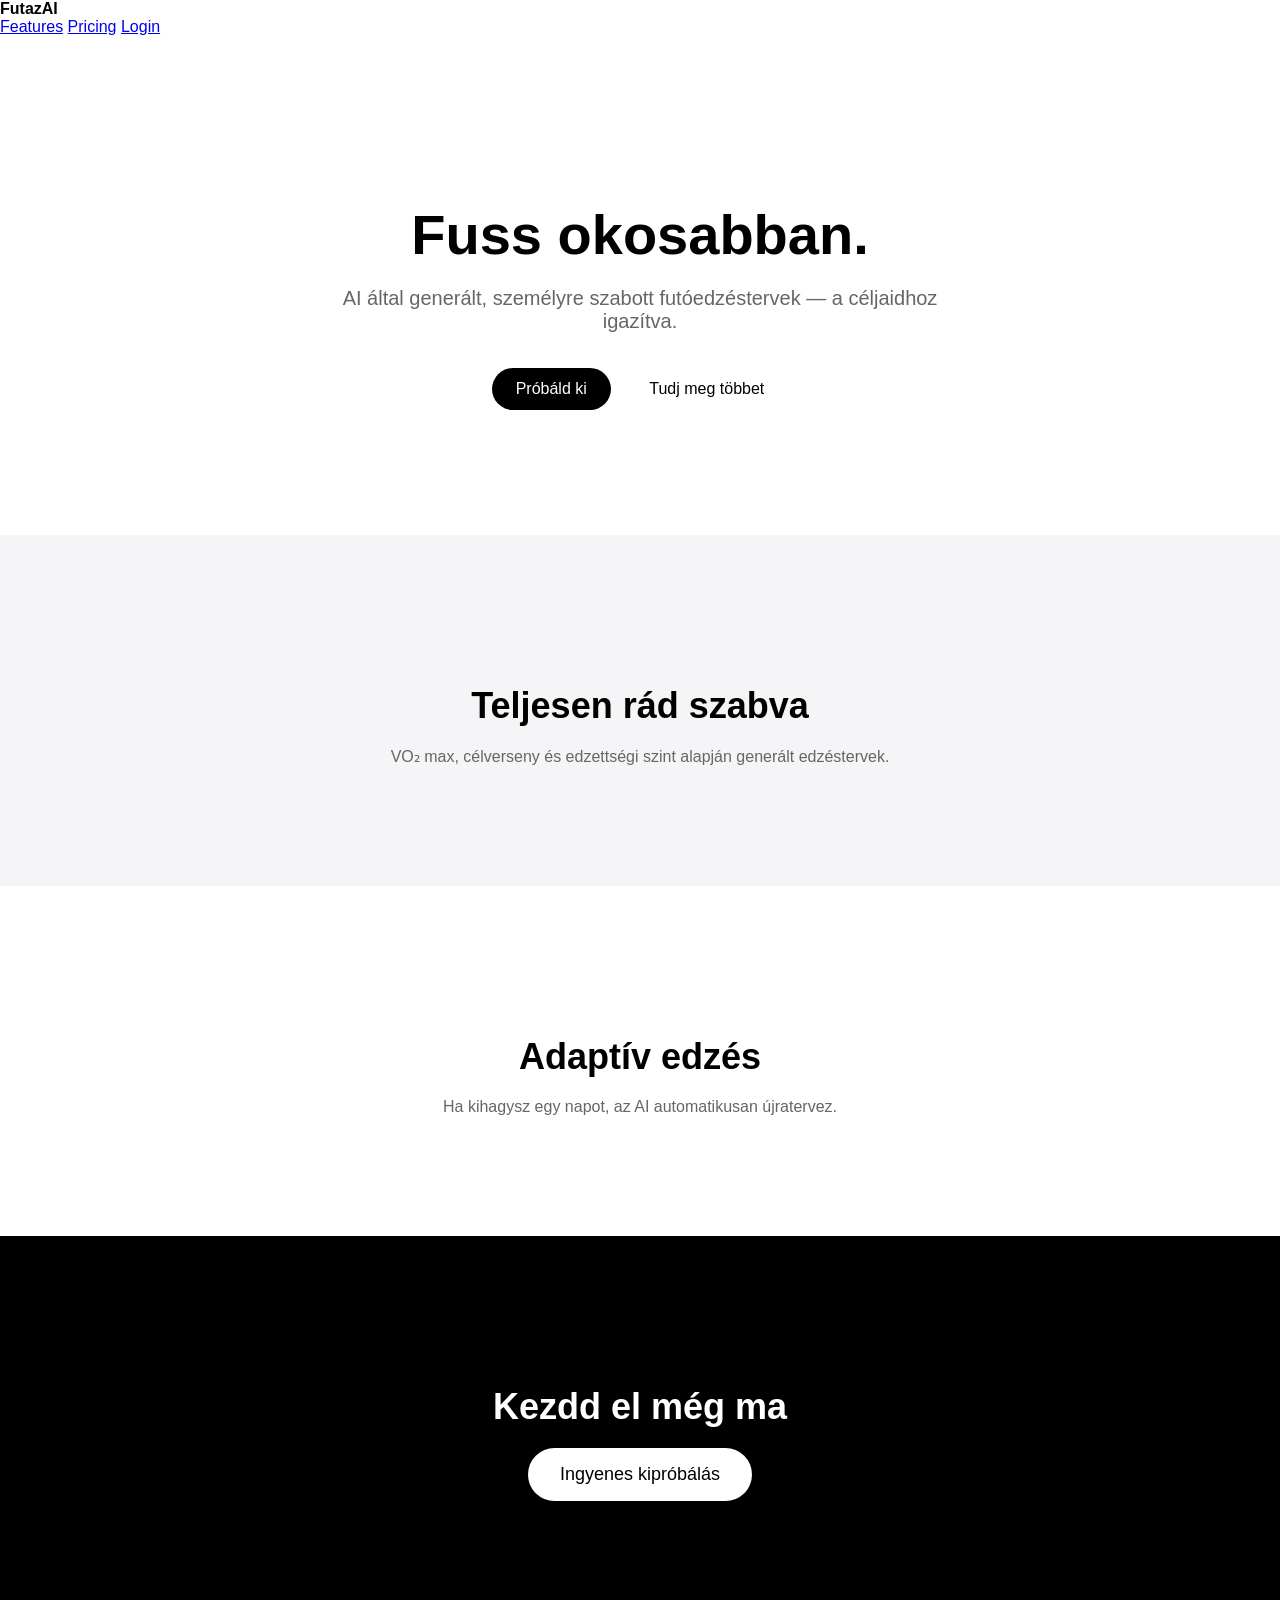
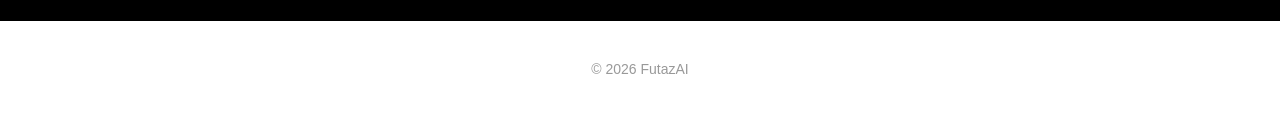
<file: index.html>
<!DOCTYPE html>
<html lang="hu">
<head>
  <meta charset="UTF-8" />
  <meta name="viewport" content="width=device-width, initial-scale=1.0" />
  <title>FutazAI</title>

  <!-- CSS bekötése -->
  <link rel="stylesheet" href="index.css" />
</head>

<body>

  <!-- NAVBAR -->
  <nav>
    <div><strong>FutazAI</strong></div>
    <div>
      <a href="#">Features</a>
      <a href="#">Pricing</a>
      <a href="#">Login</a>
    </div>
  </nav>

  <!-- HERO -->
  <section class="hero fade-in">
    <h1>Fuss okosabban.</h1>
    <p>AI által generált, személyre szabott futóedzéstervek — a céljaidhoz igazítva.</p>

    <div class="buttons">
      <button class="primary" type="button" onclick="window.location.href='src/pages/quiz.html'">Próbáld ki</button>
      <button class="secondary">Tudj meg többet</button>
    </div>
  </section>

  <!-- SECTION 1 -->
  <section class="section gray fade-in">
    <h2>Teljesen rád szabva</h2>
    <p>VO₂ max, célverseny és edzettségi szint alapján generált edzéstervek.</p>
  </section>

  <!-- SECTION 2 -->
  <section class="section fade-in">
    <h2>Adaptív edzés</h2>
    <p>Ha kihagysz egy napot, az AI automatikusan újratervez.</p>
  </section>

  <!-- CTA -->
  <section class="section cta fade-in">
    <h2>Kezdd el még ma</h2>
    <a href="src/pages/quiz.html">
      <button>Ingyenes kipróbálás</button>
    </a>
  </section>

  <!-- FOOTER -->
  <footer>
    © 2026 FutazAI
  </footer>

  <!-- ANIMÁCIÓ SCRIPT -->
  <script>
    const elements = document.querySelectorAll(".fade-in");

    const observer = new IntersectionObserver((entries) => {
      entries.forEach(entry => {
        if (entry.isIntersecting) {
          entry.target.classList.add("show");
        }
      });
    });

    elements.forEach(el => observer.observe(el));
  </script>

</body>
</html>
</file>
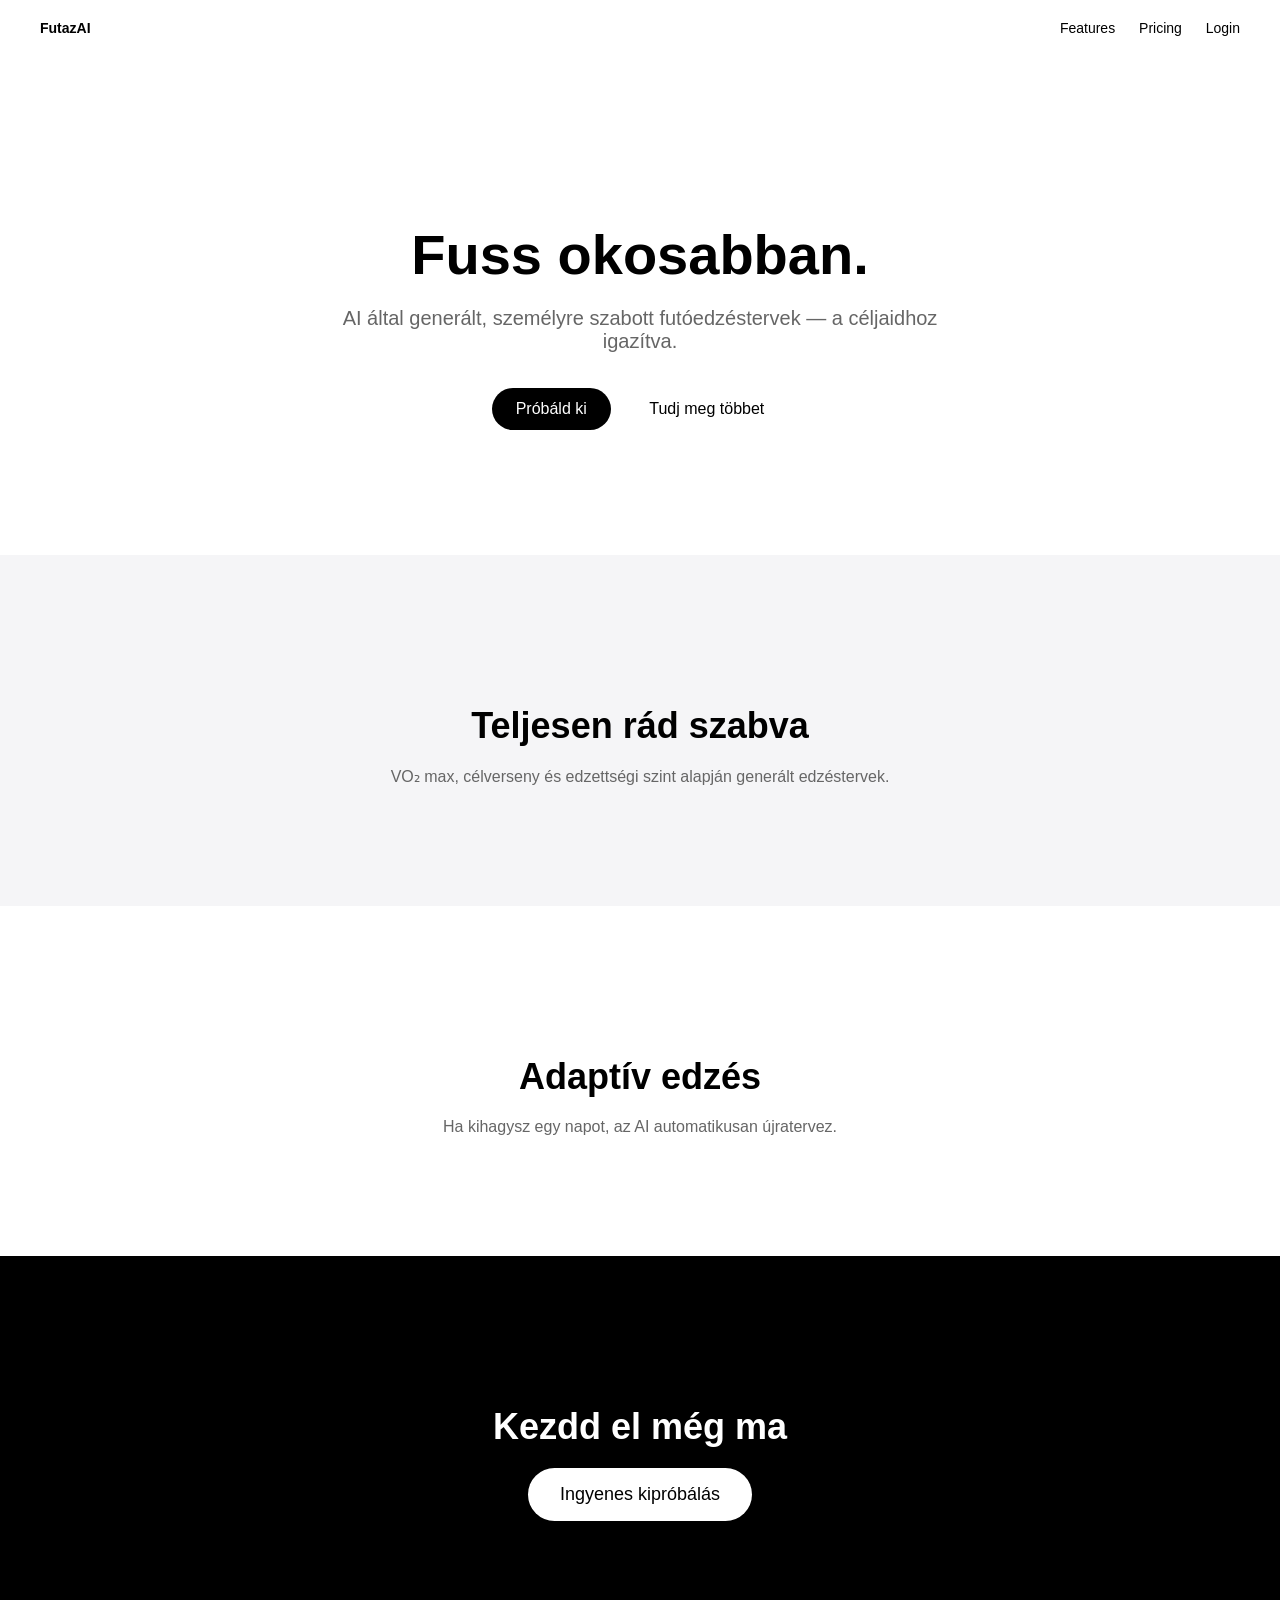
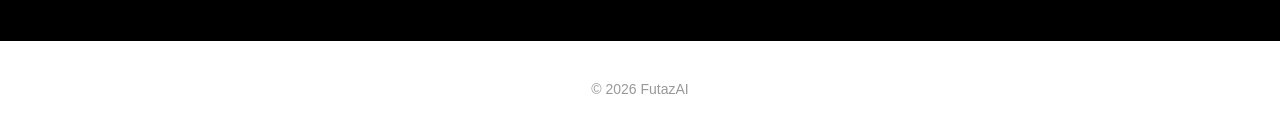
<file: src/pages/index.html>
<!DOCTYPE html>
<html lang="hu">
<head>
  <meta charset="UTF-8" />
  <meta name="viewport" content="width=device-width, initial-scale=1.0" />
  <title>FutazAI</title>

  <!-- CSS bekötése -->
  <link rel="stylesheet" href="/src/styles/index.css" />
</head>

<body>

  <!-- NAVBAR -->
  <nav>
    <div><strong>FutazAI</strong></div>
    <div>
      <a href="#">Features</a>
      <a href="#">Pricing</a>
      <a href="#">Login</a>
    </div>
  </nav>

  <!-- HERO -->
  <section class="hero fade-in">
    <h1>Fuss okosabban.</h1>
    <p>AI által generált, személyre szabott futóedzéstervek — a céljaidhoz igazítva.</p>

    <div class="buttons">
      <button class="primary">Próbáld ki</button>
      <button class="secondary">Tudj meg többet</button>
    </div>
  </section>

  <!-- SECTION 1 -->
  <section class="section gray fade-in">
    <h2>Teljesen rád szabva</h2>
    <p>VO₂ max, célverseny és edzettségi szint alapján generált edzéstervek.</p>
  </section>

  <!-- SECTION 2 -->
  <section class="section fade-in">
    <h2>Adaptív edzés</h2>
    <p>Ha kihagysz egy napot, az AI automatikusan újratervez.</p>
  </section>

  <!-- CTA -->
  <section class="section cta fade-in">
    <h2>Kezdd el még ma</h2>
    <a href="/src/pages/quiz.html">
      <button>Ingyenes kipróbálás</button>
    </a>
  </section>

  <!-- FOOTER -->
  <footer>
    © 2026 FutazAI
  </footer>

  <!-- ANIMÁCIÓ SCRIPT -->
  <script>
    const elements = document.querySelectorAll(".fade-in");

    const observer = new IntersectionObserver((entries) => {
      entries.forEach(entry => {
        if (entry.isIntersecting) {
          entry.target.classList.add("show");
        }
      });
    });

    elements.forEach(el => observer.observe(el));
  </script>

</body>
</html>
</file>
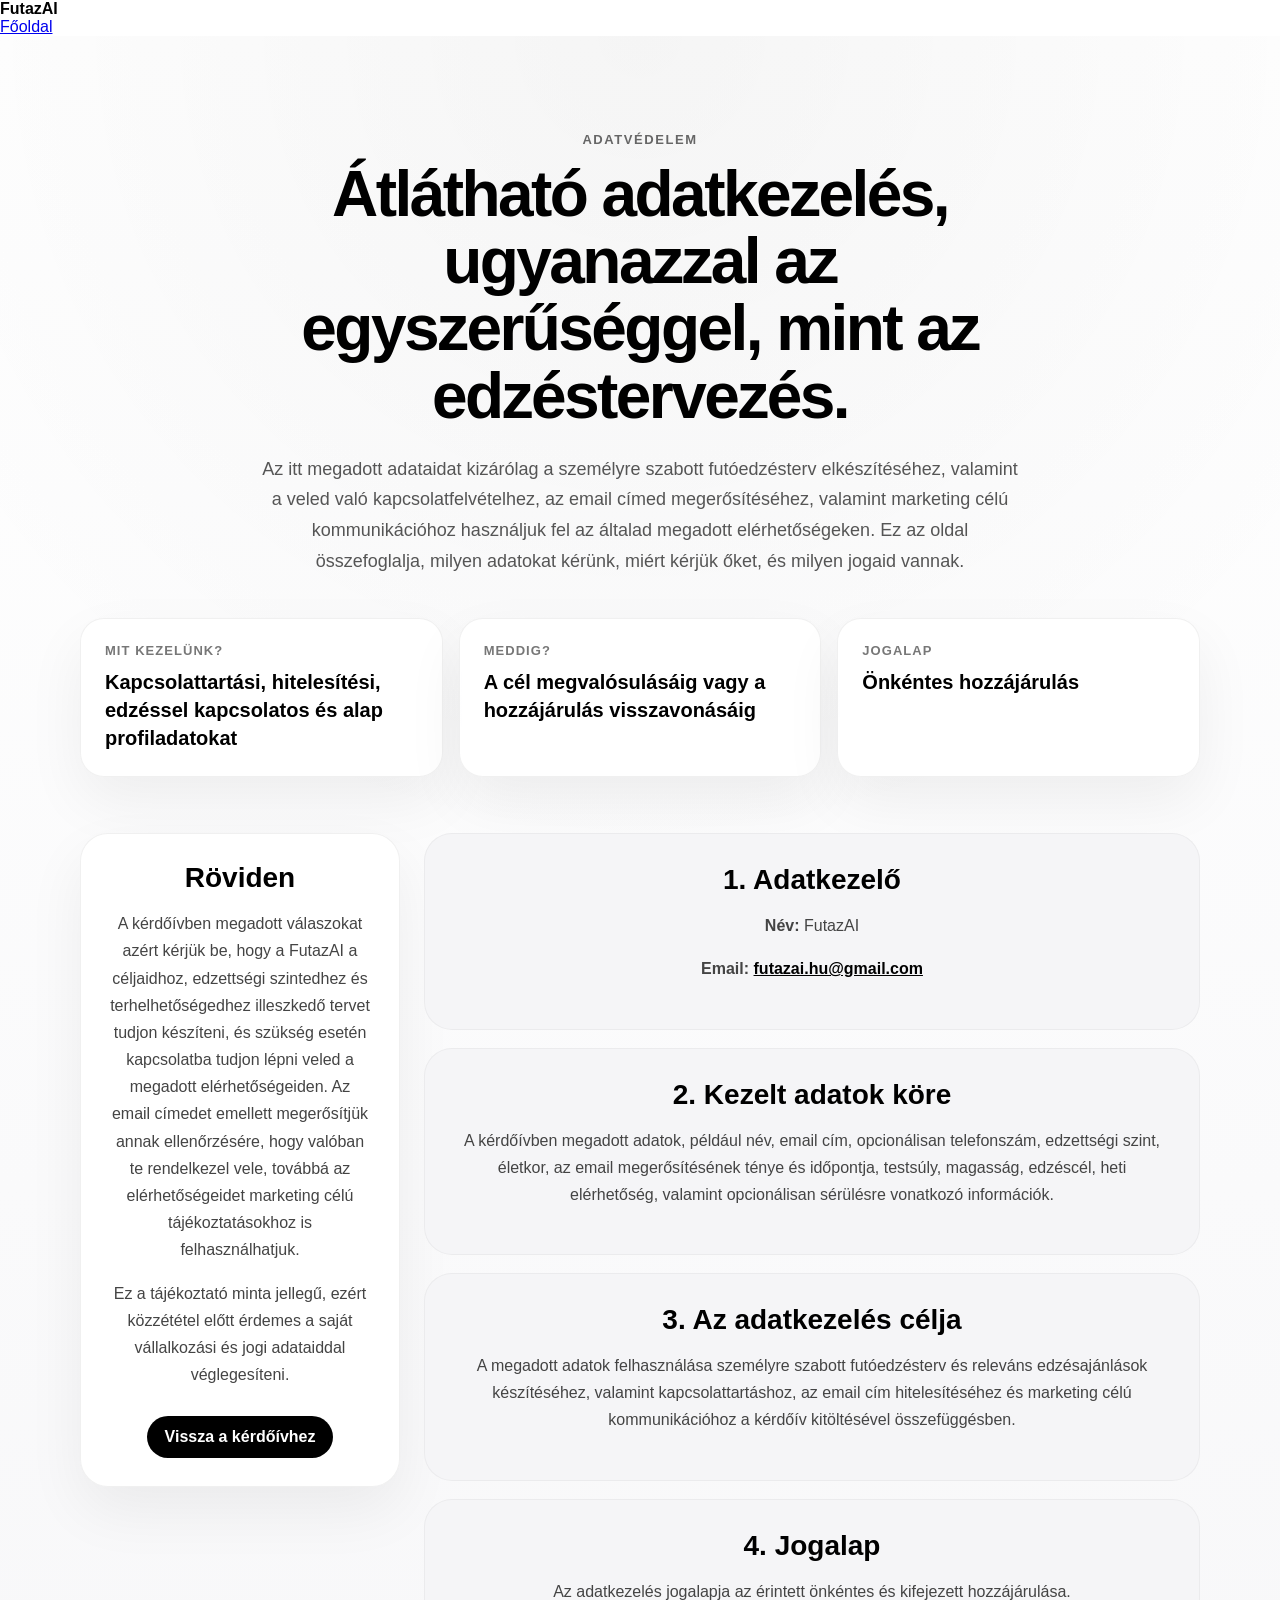
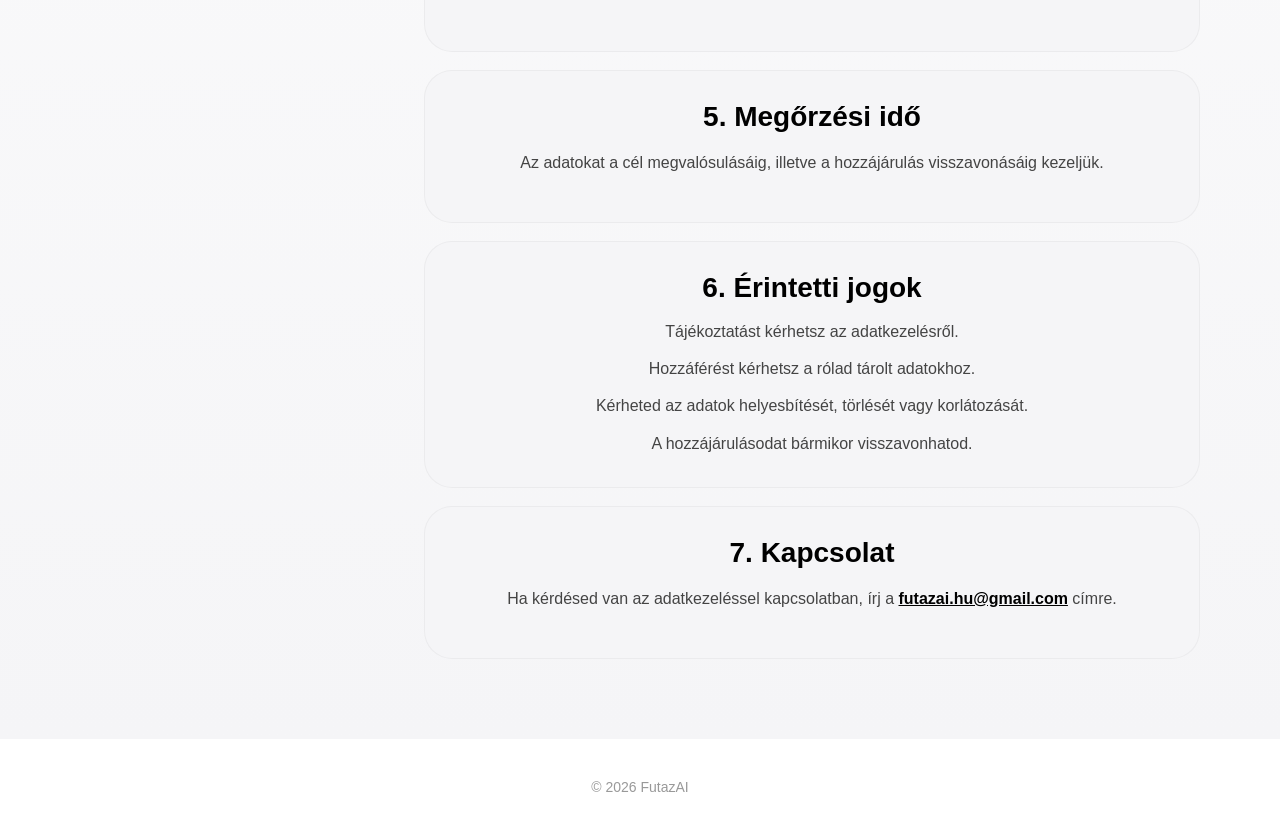
<file: src/privacy-policy.html>
<!DOCTYPE html>
<html lang="hu">
<head>
  <meta charset="UTF-8" />
  <meta name="viewport" content="width=device-width, initial-scale=1.0" />
  <title>FutazAI - Adatkezelési Tájékoztató</title>
  <link rel="stylesheet" href="../index.css" />
</head>
<body>
  <nav>
    <div><strong><a class="brand-link" href="../index.html">FutazAI</a></strong></div>
    <div>
      <a href="../index.html">Főoldal</a>
    </div>
  </nav>

  <main class="policy-page">
    <section class="policy-hero fade-in">
      <p class="policy-eyebrow">Adatvédelem</p>
      <h1>Átlátható adatkezelés, ugyanazzal az egyszerűséggel, mint az edzéstervezés.</h1>
      <p class="policy-lead">
        Az itt megadott adataidat kizárólag a személyre szabott futóedzésterv elkészítéséhez, valamint a veled való
        kapcsolatfelvételhez, az email címed megerősítéséhez, valamint marketing célú kommunikációhoz használjuk fel
        az általad megadott elérhetőségeken.
        Ez az oldal összefoglalja, milyen adatokat kérünk, miért kérjük őket, és milyen jogaid vannak.
      </p>

      <div class="policy-summary">
        <article class="policy-summary-card">
          <span>Mit kezelünk?</span>
          <strong>Kapcsolattartási, hitelesítési, edzéssel kapcsolatos és alap profiladatokat</strong>
        </article>
        <article class="policy-summary-card">
          <span>Meddig?</span>
          <strong>A cél megvalósulásáig vagy a hozzájárulás visszavonásáig</strong>
        </article>
        <article class="policy-summary-card">
          <span>Jogalap</span>
          <strong>Önkéntes hozzájárulás</strong>
        </article>
      </div>
    </section>

    <section class="policy-layout fade-in">
      <aside class="policy-highlight">
        <h2>Röviden</h2>
        <p>
          A kérdőívben megadott válaszokat azért kérjük be, hogy a FutazAI a céljaidhoz, edzettségi szintedhez
          és terhelhetőségedhez illeszkedő tervet tudjon készíteni, és szükség esetén kapcsolatba tudjon lépni veled
          a megadott elérhetőségeiden. Az email címedet emellett megerősítjük annak ellenőrzésére, hogy valóban te
          rendelkezel vele, továbbá az elérhetőségeidet marketing célú tájékoztatásokhoz is felhasználhatjuk.
        </p>
        <p>
          Ez a tájékoztató minta jellegű, ezért közzététel előtt érdemes a saját vállalkozási és jogi adataiddal
          véglegesíteni.
        </p>
        <a class="policy-cta-link" href="./pages/quiz.html">Vissza a kérdőívhez</a>
      </aside>

      <div class="policy-content">
        <section class="policy-section">
          <h2>1. Adatkezelő</h2>
          <p><strong>Név:</strong> FutazAI</p>
          <p><strong>Email:</strong> <a href="mailto:futazai.hu@gmail.com">futazai.hu@gmail.com</a></p>
        </section>

        <section class="policy-section">
          <h2>2. Kezelt adatok köre</h2>
          <p>
            A kérdőívben megadott adatok, például név, email cím, opcionálisan telefonszám, edzettségi szint, életkor,
            az email megerősítésének ténye és időpontja, testsúly, magasság, edzéscél, heti elérhetőség, valamint
            opcionálisan sérülésre vonatkozó információk.
          </p>
        </section>

        <section class="policy-section">
          <h2>3. Az adatkezelés célja</h2>
          <p>
            A megadott adatok felhasználása személyre szabott futóedzésterv és releváns edzésajánlások készítéséhez,
            valamint kapcsolattartáshoz, az email cím hitelesítéséhez és marketing célú kommunikációhoz a kérdőív
            kitöltésével összefüggésben.
          </p>
        </section>

        <section class="policy-section">
          <h2>4. Jogalap</h2>
          <p>Az adatkezelés jogalapja az érintett önkéntes és kifejezett hozzájárulása.</p>
        </section>

        <section class="policy-section">
          <h2>5. Megőrzési idő</h2>
          <p>Az adatokat a cél megvalósulásáig, illetve a hozzájárulás visszavonásáig kezeljük.</p>
        </section>

        <section class="policy-section">
          <h2>6. Érintetti jogok</h2>
          <ul class="policy-list">
            <li>Tájékoztatást kérhetsz az adatkezelésről.</li>
            <li>Hozzáférést kérhetsz a rólad tárolt adatokhoz.</li>
            <li>Kérheted az adatok helyesbítését, törlését vagy korlátozását.</li>
            <li>A hozzájárulásodat bármikor visszavonhatod.</li>
          </ul>
        </section>

        <section class="policy-section">
          <h2>7. Kapcsolat</h2>
          <p>
            Ha kérdésed van az adatkezeléssel kapcsolatban, írj a
            <a href="mailto:futazai.hu@gmail.com">futazai.hu@gmail.com</a> címre.
          </p>
        </section>
      </div>
    </section>
  </main>

  <footer>
    © 2026 FutazAI
  </footer>

  <script>
    const elements = document.querySelectorAll(".fade-in");

    const observer = new IntersectionObserver((entries) => {
      entries.forEach((entry) => {
        if (entry.isIntersecting) {
          entry.target.classList.add("show");
        }
      });
    });

    elements.forEach((el) => observer.observe(el));
  </script>
</body>
</html>
</file>
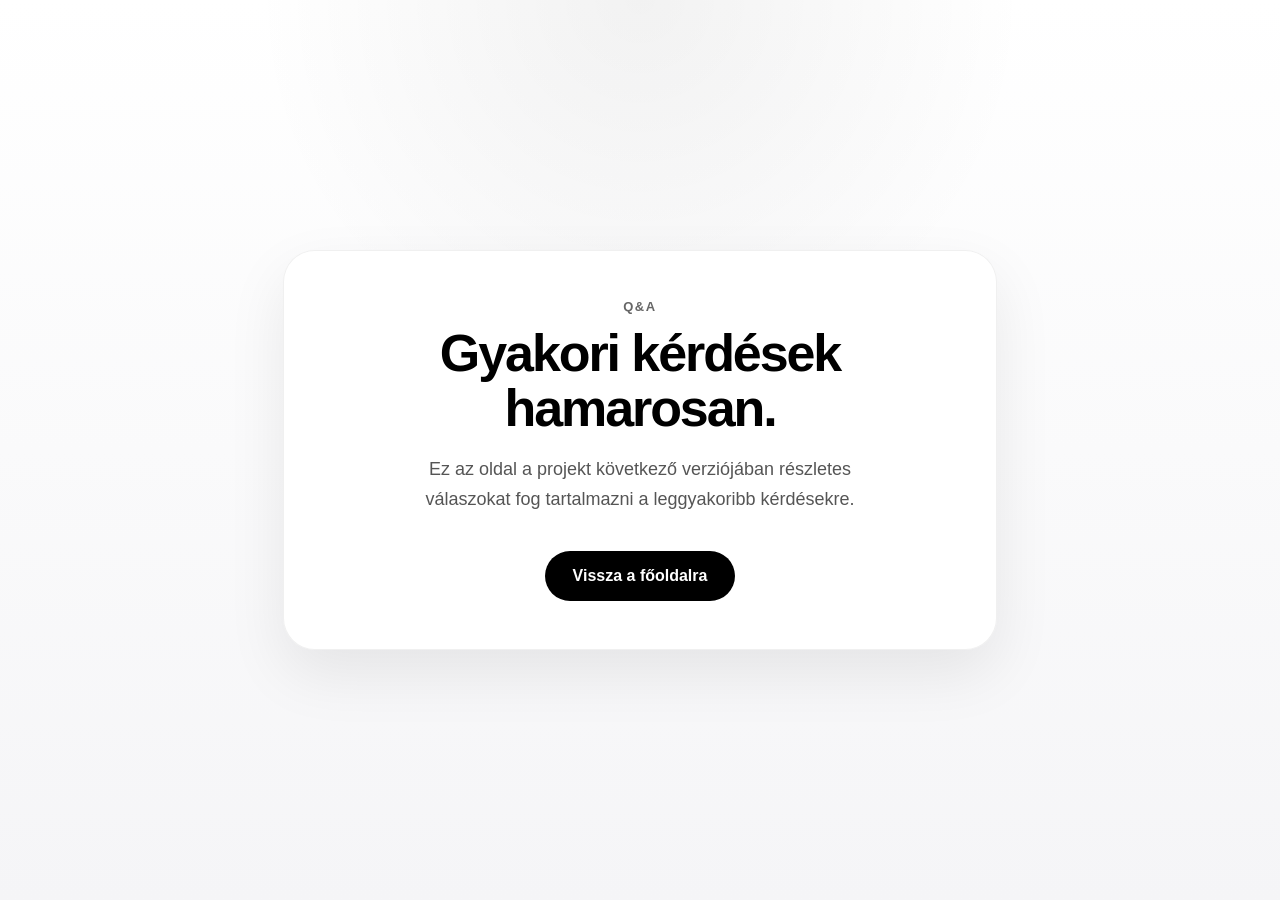
<file: src/pages/qanda.html>
<!DOCTYPE html>
<html lang="hu">
<head>
  <meta charset="UTF-8" />
  <meta name="viewport" content="width=device-width, initial-scale=1.0" />
  <title>FutazAI - Q&A</title>
  <link rel="stylesheet" href="../../index.css" />
</head>
<body>
  <main class="status-page">
    <section class="status-card fade-in show">
      <p class="status-eyebrow">Q&amp;A</p>
      <h1>Gyakori kérdések hamarosan.</h1>
      <p class="status-copy">
        Ez az oldal a projekt következő verziójában részletes válaszokat fog tartalmazni a leggyakoribb kérdésekre.
      </p>
      <a class="status-button visible" href="../../index.html">Vissza a főoldalra</a>
    </section>
  </main>
</body>
</html>
</file>
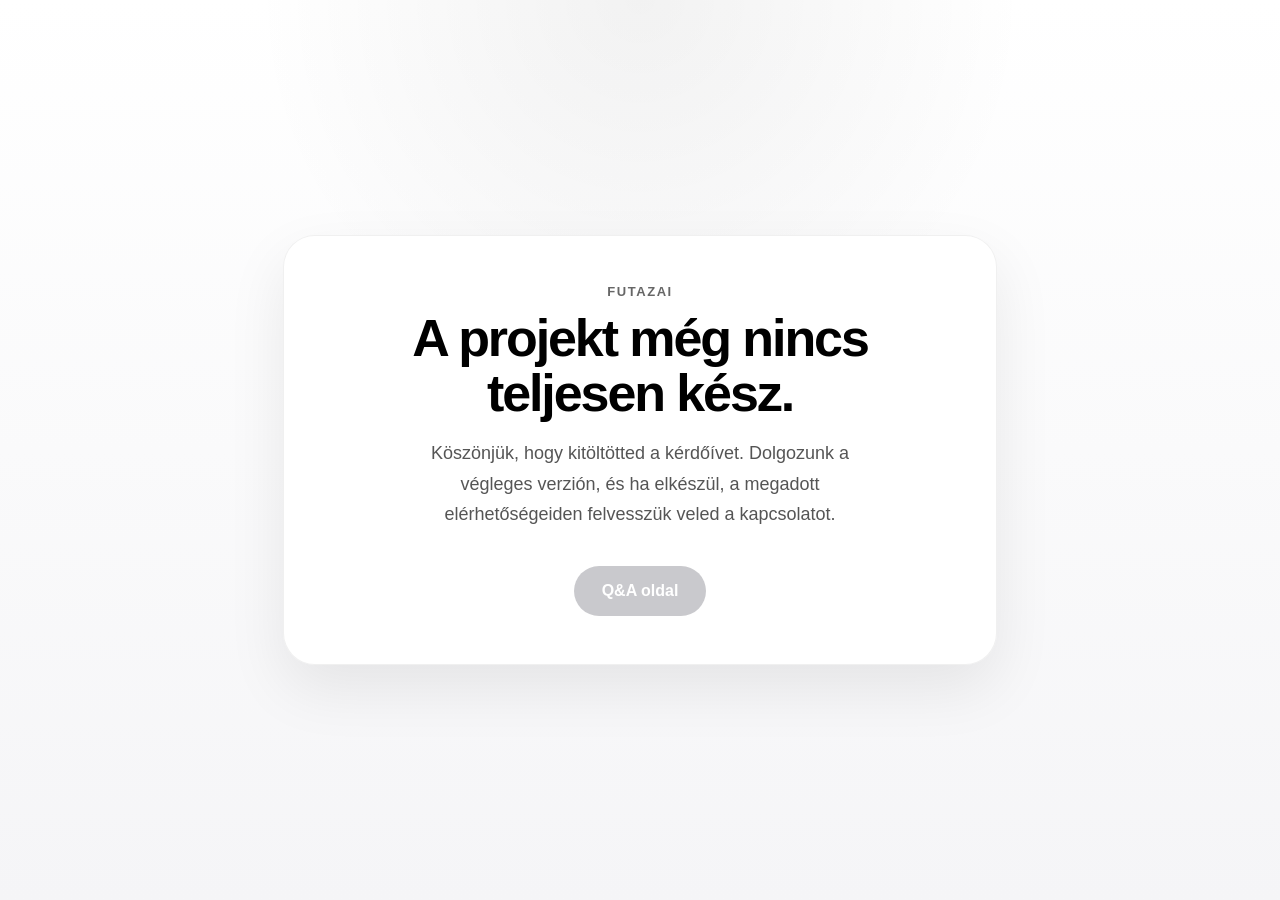
<file: src/pages/waiting.html>
<!DOCTYPE html>
<html lang="hu">
<head>
  <meta charset="UTF-8" />
  <meta name="viewport" content="width=device-width, initial-scale=1.0" />
  <title>FutazAI - Hamarosan</title>
  <link rel="stylesheet" href="../../index.css" />
</head>
<body>
  <main class="status-page">
    <section class="status-card fade-in show">
      <p class="status-eyebrow">FutazAI</p>
      <h1>A projekt még nincs teljesen kész.</h1>
      <p class="status-copy">
        Köszönjük, hogy kitöltötted a kérdőívet. Dolgozunk a végleges verzión, és ha elkészül,
        a megadott elérhetőségeiden felvesszük veled a kapcsolatot.
      </p>
      <a id="qa-button" class="status-button" href="./qanda.html" aria-disabled="true">Q&amp;A oldal</a>
    </section>
  </main>

  <script>
    const qaButton = document.getElementById("qa-button");

    setTimeout(() => {
      qaButton.classList.add("visible");
      qaButton.setAttribute("aria-disabled", "false");
    }, 3000);
  </script>
</body>
</html>
</file>
<file: index.css>
* {
  -webkit-tap-highlight-color: transparent;
}

body {
  margin: 0;
  font-family: -apple-system, BlinkMacSystemFont, "Segoe UI", Roboto, sans-serif;
  color: #000;
  background: #fff;
}

.site-nav {
  position: relative;
  display: flex;
  justify-content: space-between;
  align-items: center;
  padding: 20px 40px;
  font-size: 14px;
  gap: 20px;
}

.nav-top {
  display: flex;
  align-items: center;
  justify-content: space-between;
  gap: 20px;
}

.nav-brand {
  font-size: 14px;
}

.nav-links {
  display: flex;
  align-items: center;
  flex-wrap: wrap;
  gap: 20px;
}

.nav-toggle {
  display: none;
  width: 40px;
  height: 40px;
  padding: 0;
  border: none;
  background: transparent;
  cursor: pointer;
}

.nav-toggle span {
  display: flex;
  width: 18px;
  height: 1.5px;
  margin: 0 auto;
  background: black;
  transition: transform 0.25s ease, opacity 0.25s ease;
}

.nav-toggle span + span {
  margin-top: 5px;
}

.site-nav a {
  margin-left: 20px;
  text-decoration: none;
  color: black;
}

/* HERO */
.hero {
  text-align: center;
  padding: 120px 20px;
}

.hero h1 {
  font-size: 56px;
  margin-bottom: 20px;
}

.hero p {
  font-size: 20px;
  color: #666;
  max-width: 600px;
  margin: 0 auto 30px;
}

/* BUTTONS */
.buttons button {
  padding: 12px 24px;
  border-radius: 999px;
  border: none;
  margin: 5px;
  font-size: 16px;
  cursor: pointer;
}

.primary {
  background: black;
  color: white;
}

.secondary {
  background: white;
  border: 1px solid #ccc;
}

/* SECTIONS */
.section {
  text-align: center;
  padding: 120px 20px;
}

.gray {
  background: #f5f5f7;
}

.section h2 {
  font-size: 36px;
  margin-bottom: 20px;
}

.section p {
  color: #666;
  max-width: 500px;
  margin: auto;
}

/* CTA */
.cta {
  background: black;
  color: white;
}

.cta button {
  background: white;
  color: black;
  padding: 16px 32px;
  border-radius: 999px;
  border: none;
  font-size: 18px;
  cursor: pointer;
}

/* FOOTER */
footer {
  text-align: center;
  padding: 40px;
  color: #999;
  font-size: 14px;
}

/* FADE-IN ANIMÃCIÃ“ */
.fade-in {
  opacity: 0;
  transform: translateY(40px);
  transition: all 0.8s ease;
}

.fade-in.show {
  opacity: 1;
  transform: translateY(0);
}

/* HERO lebegÅ‘ hatÃ¡s */
.hero h1 {
  opacity: 0;
  transform: translateY(20px);
  animation: heroFade 1s ease forwards;
}

@keyframes heroFade {
  to {
    opacity: 1;
    transform: translateY(0);
  }
}

/* GOMB HOVER */
button {
  transition: all 0.3s ease;
}

button:hover {
  transform: scale(1.05);
}

/* Smooth scroll */
html {
  scroll-behavior: smooth;
}

.quiz {
  max-width: 500px;
  margin: 100px auto;
  text-align: center;
  font-family: -apple-system, BlinkMacSystemFont, "Segoe UI", sans-serif;
  padding: 0 20px 40px;
  box-sizing: border-box;
}

#question-text {
  font-size: 28px;
  margin-bottom: 30px;
  line-height: 1.2;
}

#input-box input,
#input-box select {
  width: 100%;
  padding: 14px;
  font-size: 16px;
  border-radius: 10px;
  border: 1px solid #ddd;
}

#next-btn {
  margin-top: 30px;
  padding: 14px 28px;
  border-radius: 999px;
  border: none;
  background: black;
  color: white;
  font-size: 16px;
  cursor: pointer;
  opacity: 0.5;
  transition: 0.3s;
}

#next-btn:enabled {
  opacity: 1;
}

/* INPUTOK */
#input-box input,
#input-box select {
width: 100%;
padding: 16px;
font-size: 18px;
border-radius: 12px;
border: 1px solid #ddd;
outline: none;
transition: all 0.2s ease;
}

/* fÃ³kusz */
#input-box input:focus,
#input-box select:focus {
border-color: black;
}

/* spacing */
#input-box {
margin-top: 20px;
width: 100%;
}

/* GOMB CSOPORT */
.button-group {
display: flex;
flex-wrap: wrap;
gap: 10px;
justify-content: center;
margin-top: 20px;
width: 100%;
}

/* GOMBOK */
.choice-btn {
padding: 14px 24px;
border-radius: 999px;
border: 1px solid #ddd;
background: white;
cursor: pointer;
font-size: 16px;
transition: all 0.2s ease;
min-height: 48px;
}

/* hover */
.choice-btn:hover {
border-color: black;
}

/* aktÃ­v */
.choice-btn.active {
background: black;
color: white;
border-color: black;
transform: scale(0.95);
}

#input-box input {
transition: all 0.2s ease;
}

.consent-card {
text-align: left;
background: #f5f5f7;
border-radius: 24px;
padding: 24px;
}

.consent-copy,
.consent-note {
color: #555;
line-height: 1.6;
}

.consent-link {
display: inline-block;
margin: 6px 0 20px;
color: black;
font-weight: 600;
}

.consent-option {
display: flex;
align-items: flex-start;
gap: 12px;
font-size: 15px;
line-height: 1.6;
width: 100%;
}

#input-box .consent-option input[type="checkbox"] {
width: 18px;
height: 18px;
min-height: 18px;
padding: 0;
margin-top: 4px;
margin-right: 0;
border-radius: 4px;
flex: 0 0 18px;
box-sizing: border-box;
appearance: checkbox;
-webkit-appearance: checkbox;
background: white;
display: block;
}

.consent-option span {
flex: 1 1 auto;
min-width: 0;
display: block;
overflow-wrap: break-word;
word-break: normal;
white-space: normal;
text-align: left;
}

.contact-fields {
display: grid;
gap: 14px;
width: 100%;
}

.contact-helper {
margin: 14px 0 0;
color: #666;
font-size: 14px;
line-height: 1.6;
}

.verification-card {
text-align: left;
background: #f5f5f7;
border-radius: 24px;
padding: 24px;
}

.verification-copy,
.verification-note,
.verification-status {
color: #555;
line-height: 1.6;
}

.verification-copy {
margin: 0 0 10px;
}

.verification-note {
margin: 0 0 18px;
}

.verification-actions {
justify-content: flex-start;
margin-top: 0;
margin-bottom: 18px;
}

.verification-status {
margin: 0;
font-size: 14px;
}

.verification-status.error {
color: #b42318;
}

.status-page {
min-height: 100vh;
display: flex;
align-items: center;
justify-content: center;
padding: 24px;
background:
radial-gradient(circle at top, rgba(0, 0, 0, 0.05), transparent 35%),
linear-gradient(180deg, #ffffff 0%, #f5f5f7 100%);
box-sizing: border-box;
}

.status-card {
width: min(100%, 640px);
padding: 48px 36px;
border-radius: 32px;
background: rgba(255, 255, 255, 0.9);
border: 1px solid rgba(0, 0, 0, 0.06);
box-shadow: 0 24px 60px rgba(0, 0, 0, 0.08);
text-align: center;
}

.status-eyebrow {
margin: 0 0 12px;
font-size: 13px;
font-weight: 700;
letter-spacing: 0.12em;
text-transform: uppercase;
color: #666;
}

.status-card h1 {
margin: 0 0 18px;
font-size: clamp(34px, 5vw, 52px);
line-height: 1.05;
letter-spacing: -0.04em;
}

.status-copy {
margin: 0 auto;
max-width: 480px;
font-size: 18px;
line-height: 1.7;
color: #555;
}

.status-button {
display: inline-block;
margin-top: 36px;
padding: 16px 28px;
border-radius: 999px;
background: #b8b8bd;
color: white;
text-decoration: none;
font-weight: 600;
pointer-events: none;
opacity: 0.75;
transition: background 0.35s ease, opacity 0.35s ease, transform 0.35s ease;
}

.status-button.visible {
background: black;
opacity: 1;
pointer-events: auto;
}

.status-button.visible:hover {
transform: scale(1.04);
}

.qa-page {
min-height: calc(100vh - 120px);
padding: 24px 20px 80px;
background:
radial-gradient(circle at top, rgba(0, 0, 0, 0.04), transparent 35%),
linear-gradient(180deg, #ffffff 0%, #f5f5f7 100%);
}

.qa-hero,
.qa-grid {
max-width: 1120px;
margin: 0 auto;
}

.qa-hero {
padding: 72px 20px 44px;
text-align: center;
}

.qa-eyebrow {
margin: 0 0 14px;
font-size: 13px;
font-weight: 700;
letter-spacing: 0.12em;
text-transform: uppercase;
color: #666;
}

.qa-hero h1 {
max-width: 860px;
margin: 0 auto 20px;
font-size: clamp(38px, 6vw, 62px);
line-height: 1.05;
letter-spacing: -0.04em;
}

.qa-lead {
max-width: 720px;
margin: 0 auto;
font-size: 18px;
line-height: 1.7;
color: #555;
}

.qa-grid {
display: grid;
grid-template-columns: repeat(2, minmax(0, 1fr));
gap: 18px;
}

.qa-card {
padding: 28px;
border-radius: 28px;
background: rgba(255, 255, 255, 0.9);
border: 1px solid rgba(0, 0, 0, 0.06);
box-shadow: 0 24px 60px rgba(0, 0, 0, 0.06);
}

.qa-card h2 {
margin: 0 0 14px;
font-size: 26px;
line-height: 1.2;
}

.qa-card p {
margin: 0 0 14px;
color: #444;
line-height: 1.7;
}

.qa-card-wide {
grid-column: 1 / -1;
text-align: center;
}

.qa-list {
margin: 0 0 14px;
padding-left: 0;
list-style: none;
}

.qa-list li {
margin-bottom: 10px;
color: #444;
line-height: 1.7;
}

.progress-container {
width: 100%;
height: 8px;
margin-bottom: 28px;
background: #ececef;
border-radius: 999px;
overflow: hidden;
}

#progress-bar {
width: 0;
height: 100%;
background: black;
border-radius: inherit;
transition: width 0.3s ease;
}

.policy-page {
min-height: calc(100vh - 120px);
padding: 24px 20px 80px;
background:
radial-gradient(circle at top, rgba(0, 0, 0, 0.04), transparent 35%),
linear-gradient(180deg, #ffffff 0%, #f5f5f7 100%);
}

.brand-link {
color: inherit;
text-decoration: none;
}

.policy-eyebrow {
margin: 0 0 14px;
font-size: 13px;
font-weight: 700;
letter-spacing: 0.12em;
text-transform: uppercase;
color: #666;
}

.policy-hero,
.policy-layout {
max-width: 1120px;
margin: 0 auto;
}

.policy-hero {
padding: 72px 20px 56px;
text-align: center;
}

.policy-hero h1 {
max-width: 860px;
margin: 0 auto 24px;
font-size: clamp(40px, 6vw, 64px);
line-height: 1.05;
letter-spacing: -0.04em;
}

.policy-lead {
max-width: 760px;
margin: 0 auto;
line-height: 1.7;
font-size: 18px;
color: #555;
}

.policy-summary {
display: grid;
grid-template-columns: repeat(3, minmax(0, 1fr));
gap: 16px;
margin-top: 42px;
}

.policy-summary-card,
.policy-highlight,
.policy-section {
background: rgba(255, 255, 255, 0.88);
backdrop-filter: blur(10px);
border: 1px solid rgba(0, 0, 0, 0.06);
box-shadow: 0 24px 60px rgba(0, 0, 0, 0.06);
}

.policy-summary-card {
padding: 24px;
border-radius: 24px;
text-align: left;
}

.policy-summary-card span {
display: block;
margin-bottom: 10px;
font-size: 13px;
font-weight: 700;
letter-spacing: 0.08em;
text-transform: uppercase;
color: #777;
}

.policy-summary-card strong {
font-size: 20px;
line-height: 1.4;
}

.policy-layout {
display: grid;
grid-template-columns: 320px minmax(0, 1fr);
gap: 24px;
align-items: start;
}

.policy-highlight {
position: sticky;
top: 24px;
padding: 28px;
border-radius: 28px;
text-align: center;
}

.policy-highlight h2,
.policy-section h2 {
margin: 0 0 14px;
font-size: 28px;
text-align: center;
}

.policy-highlight p,
.policy-section p,
.policy-list li {
color: #444;
line-height: 1.7;
text-align: center;
}

.policy-cta-link {
display: inline-block;
margin-top: 12px;
padding: 12px 18px;
border-radius: 999px;
background: black;
color: white;
text-decoration: none;
font-weight: 600;
transition: transform 0.3s ease;
}

.policy-cta-link:hover {
transform: scale(1.03);
}

.policy-content {
display: grid;
gap: 18px;
}

.policy-section {
padding: 30px 32px;
border-radius: 28px;
text-align: center;
background: #f5f5f7;
border: 1px solid rgba(0, 0, 0, 0.04);
box-shadow: none;
}

.policy-section a {
color: black;
font-weight: 600;
}

.policy-list {
margin: 0;
padding-left: 0;
list-style: none;
}

.policy-list li + li {
margin-top: 10px;
}

@media (max-width: 900px) {
  .policy-summary {
    grid-template-columns: 1fr;
  }

  .policy-layout {
    grid-template-columns: 1fr;
  }

  .policy-highlight {
    position: static;
  }
}

@media (max-width: 640px) {
  .site-nav {
    padding: 14px 20px;
    display: block;
    gap: 0;
  }

  .nav-top {
    gap: 12px;
  }

  .nav-toggle {
    display: inline-block;
  }

  .nav-links {
    display: flex;
    flex-direction: column;
    align-items: stretch;
    gap: 8px;
    margin-top: 12px;
    padding: 12px;
    border-radius: 18px;
    background: rgba(245, 245, 247, 0.94);
    border: 1px solid rgba(0, 0, 0, 0.06);
    box-shadow: 0 18px 40px rgba(0, 0, 0, 0.08);
    overflow: hidden;
    max-height: 0;
    opacity: 0;
    transform: translateY(-8px);
    pointer-events: none;
    visibility: hidden;
    transition:
      max-height 0.35s ease,
      opacity 0.25s ease,
      transform 0.25s ease,
      visibility 0s linear 0.35s,
      padding 0.35s ease,
      margin-top 0.35s ease;
  }

  .site-nav.nav-open .nav-links {
    max-height: 260px;
    opacity: 1;
    transform: translateY(0);
    pointer-events: auto;
    visibility: visible;
    transition:
      max-height 0.4s ease,
      opacity 0.25s ease,
      transform 0.25s ease,
      visibility 0s linear 0s,
      padding 0.35s ease,
      margin-top 0.35s ease;
  }

  .site-nav.nav-open .nav-toggle span:first-child {
    transform: translateY(3.25px) rotate(45deg);
  }

  .site-nav.nav-open .nav-toggle span:last-child {
    transform: translateY(-3.25px) rotate(-45deg);
  }

  .site-nav a {
    margin-left: 0;
    padding: 12px 14px;
    border-radius: 12px;
    background: white;
    border: 1px solid rgba(0, 0, 0, 0.04);
  }

  .policy-page {
    padding-left: 16px;
    padding-right: 16px;
  }

  .policy-hero {
    padding: 52px 4px 40px;
  }

  .policy-lead {
    font-size: 16px;
  }

  .policy-summary-card,
  .policy-highlight,
  .policy-section {
    border-radius: 22px;
  }

  .policy-highlight,
  .policy-section {
    padding: 24px 20px;
  }

  .quiz {
    max-width: none;
    margin: 32px auto 48px;
    padding: 0 16px 32px;
  }

  .quiz h1 {
    font-size: 32px;
    margin-bottom: 18px;
  }

  #question-text {
    font-size: 24px;
    margin-bottom: 24px;
  }

  #input-box input,
  #input-box select {
    box-sizing: border-box;
    font-size: 16px;
    padding: 14px 16px;
  }

  .button-group {
    flex-direction: column;
    align-items: stretch;
    gap: 12px;
  }

  .choice-btn,
  #next-btn {
    width: 100%;
    box-sizing: border-box;
    font-size: 16px;
    padding: 15px 18px;
  }

  .consent-card {
    padding: 20px 16px;
    border-radius: 20px;
  }

  .verification-card {
    padding: 20px 16px;
    border-radius: 20px;
  }

  .status-card {
    padding: 36px 22px;
    border-radius: 24px;
  }

  .status-copy {
    font-size: 16px;
  }

  .qa-page {
    padding-left: 16px;
    padding-right: 16px;
  }

  .qa-hero {
    padding: 52px 4px 32px;
  }

  .qa-lead {
    font-size: 16px;
  }

  .qa-grid {
    grid-template-columns: 1fr;
  }

  .qa-card,
  .qa-card-wide {
    padding: 24px 20px;
    border-radius: 22px;
  }

  .qa-card h2 {
    font-size: 22px;
  }

  .consent-option {
    align-items: flex-start;
  }

  .consent-copy,
  .consent-note,
  .consent-link,
  .consent-option,
  .contact-helper,
  .verification-copy,
  .verification-note,
  .verification-status {
    font-size: 15px;
  }
}
</file>
<file: src/styles/index.css>
body {
    margin: 0;
    font-family: -apple-system, BlinkMacSystemFont, "Segoe UI", Roboto, sans-serif;
    color: #000;
    background: #fff;
  }
  
  /* NAVBAR */
  nav {
    display: flex;
    justify-content: space-between;
    padding: 20px 40px;
    font-size: 14px;
  }
  
  nav a {
    margin-left: 20px;
    text-decoration: none;
    color: black;
  }
  
  /* HERO */
  .hero {
    text-align: center;
    padding: 120px 20px;
  }
  
  .hero h1 {
    font-size: 56px;
    margin-bottom: 20px;
  }
  
  .hero p {
    font-size: 20px;
    color: #666;
    max-width: 600px;
    margin: 0 auto 30px;
  }
  
  /* BUTTONS */
  .buttons button {
    padding: 12px 24px;
    border-radius: 999px;
    border: none;
    margin: 5px;
    font-size: 16px;
    cursor: pointer;
  }
  
  .primary {
    background: black;
    color: white;
  }
  
  .secondary {
    background: white;
    border: 1px solid #ccc;
  }
  
  /* SECTIONS */
  .section {
    text-align: center;
    padding: 120px 20px;
  }
  
  .gray {
    background: #f5f5f7;
  }
  
  .section h2 {
    font-size: 36px;
    margin-bottom: 20px;
  }
  
  .section p {
    color: #666;
    max-width: 500px;
    margin: auto;
  }
  
  /* CTA */
  .cta {
    background: black;
    color: white;
  }
  
  .cta button {
    background: white;
    color: black;
    padding: 16px 32px;
    border-radius: 999px;
    border: none;
    font-size: 18px;
    cursor: pointer;
  }
  
  /* FOOTER */
  footer {
    text-align: center;
    padding: 40px;
    color: #999;
    font-size: 14px;
  }

/* FADE-IN ANIMÁCIÓ */
.fade-in {
    opacity: 0;
    transform: translateY(40px);
    transition: all 0.8s ease;
  }
  
  .fade-in.show {
    opacity: 1;
    transform: translateY(0);
  }
  
  /* HERO lebegő hatás */
  .hero h1 {
    opacity: 0;
    transform: translateY(20px);
    animation: heroFade 1s ease forwards;
  }
  
  @keyframes heroFade {
    to {
      opacity: 1;
      transform: translateY(0);
    }
  }
  
  /* GOMB HOVER */
  button {
    transition: all 0.3s ease;
  }
  
  button:hover {
    transform: scale(1.05);
  }
  
  /* Smooth scroll */
  html {
    scroll-behavior: smooth;
  }

  .quiz {
    max-width: 500px;
    margin: 100px auto;
    text-align: center;
    font-family: -apple-system, BlinkMacSystemFont, "Segoe UI", sans-serif;
  }
  
  #question-text {
    font-size: 28px;
    margin-bottom: 30px;
  }
  
  #input-box input,
  #input-box select {
    width: 100%;
    padding: 14px;
    font-size: 16px;
    border-radius: 10px;
    border: 1px solid #ddd;
  }
  
  #next-btn {
    margin-top: 30px;
    padding: 14px 28px;
    border-radius: 999px;
    border: none;
    background: black;
    color: white;
    font-size: 16px;
    cursor: pointer;
    opacity: 0.5;
    transition: 0.3s;
  }
  
  #next-btn:enabled {
    opacity: 1;
  }
</file>
